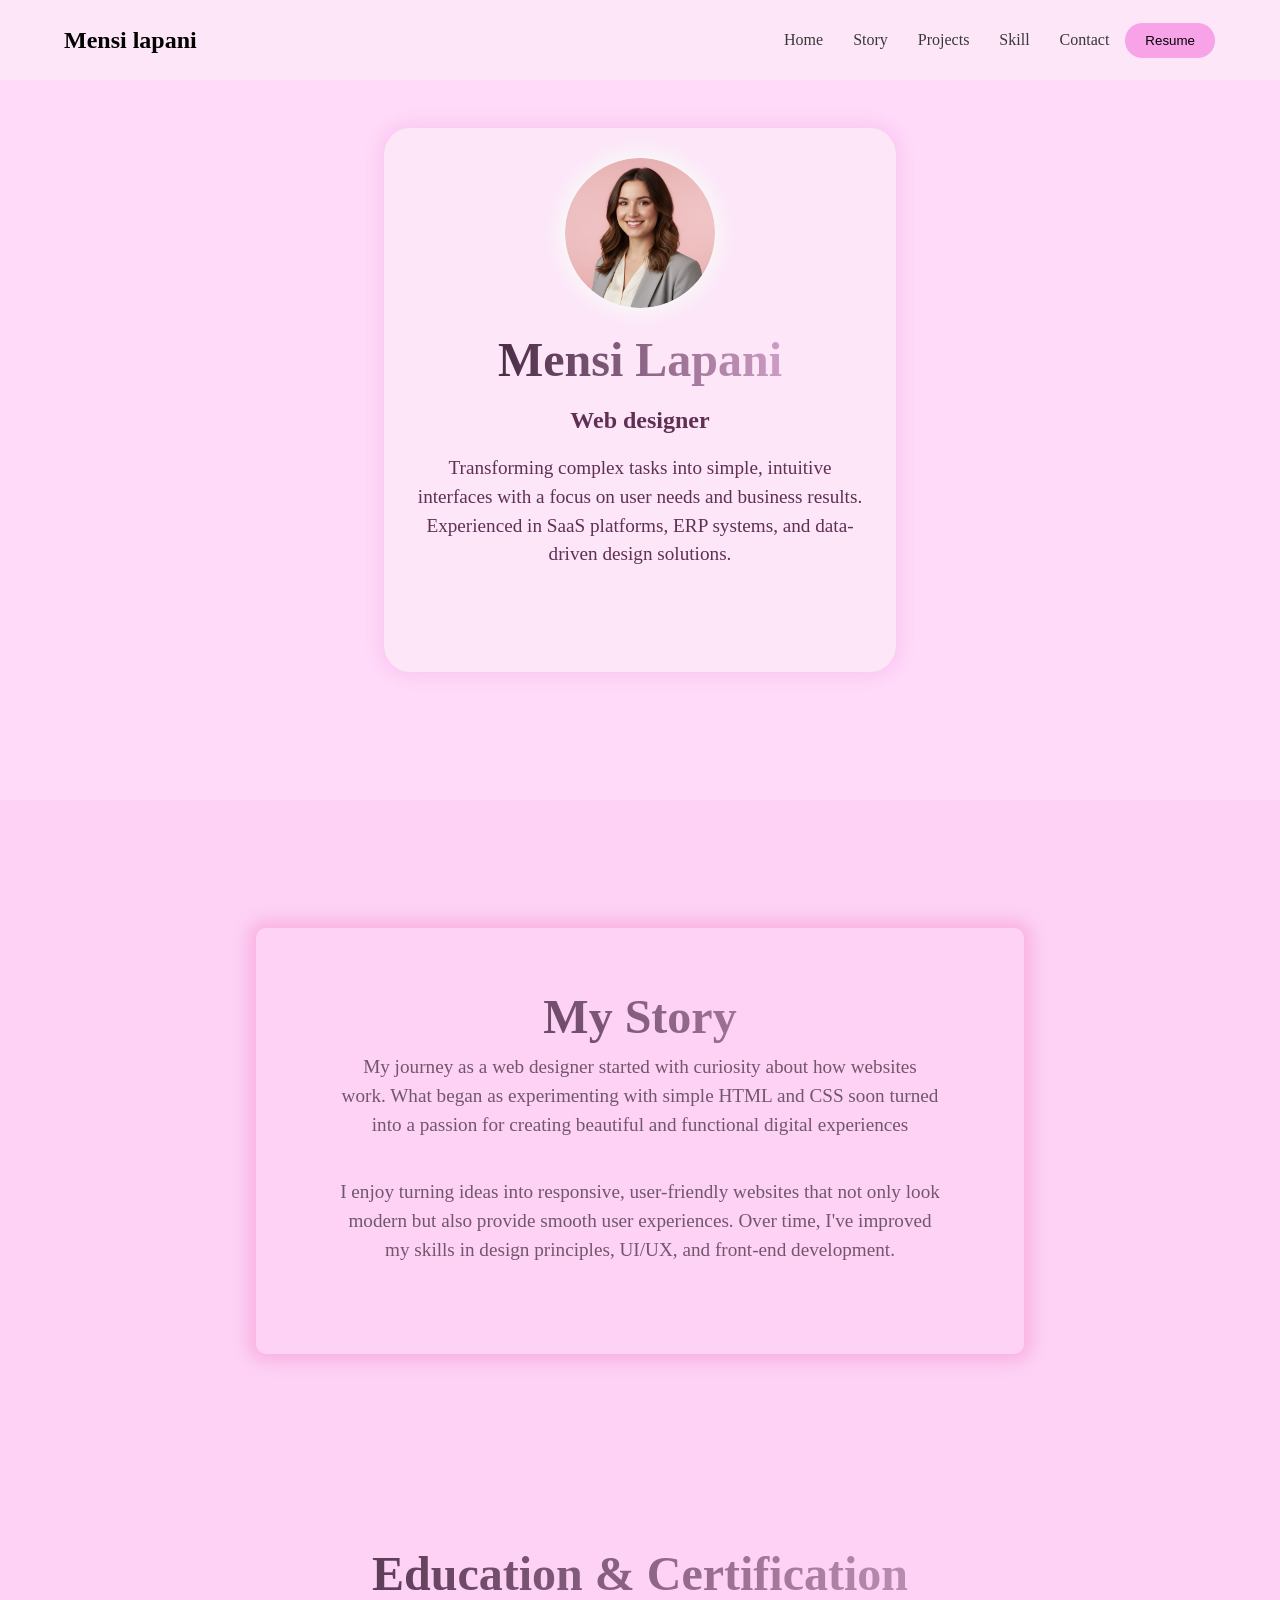
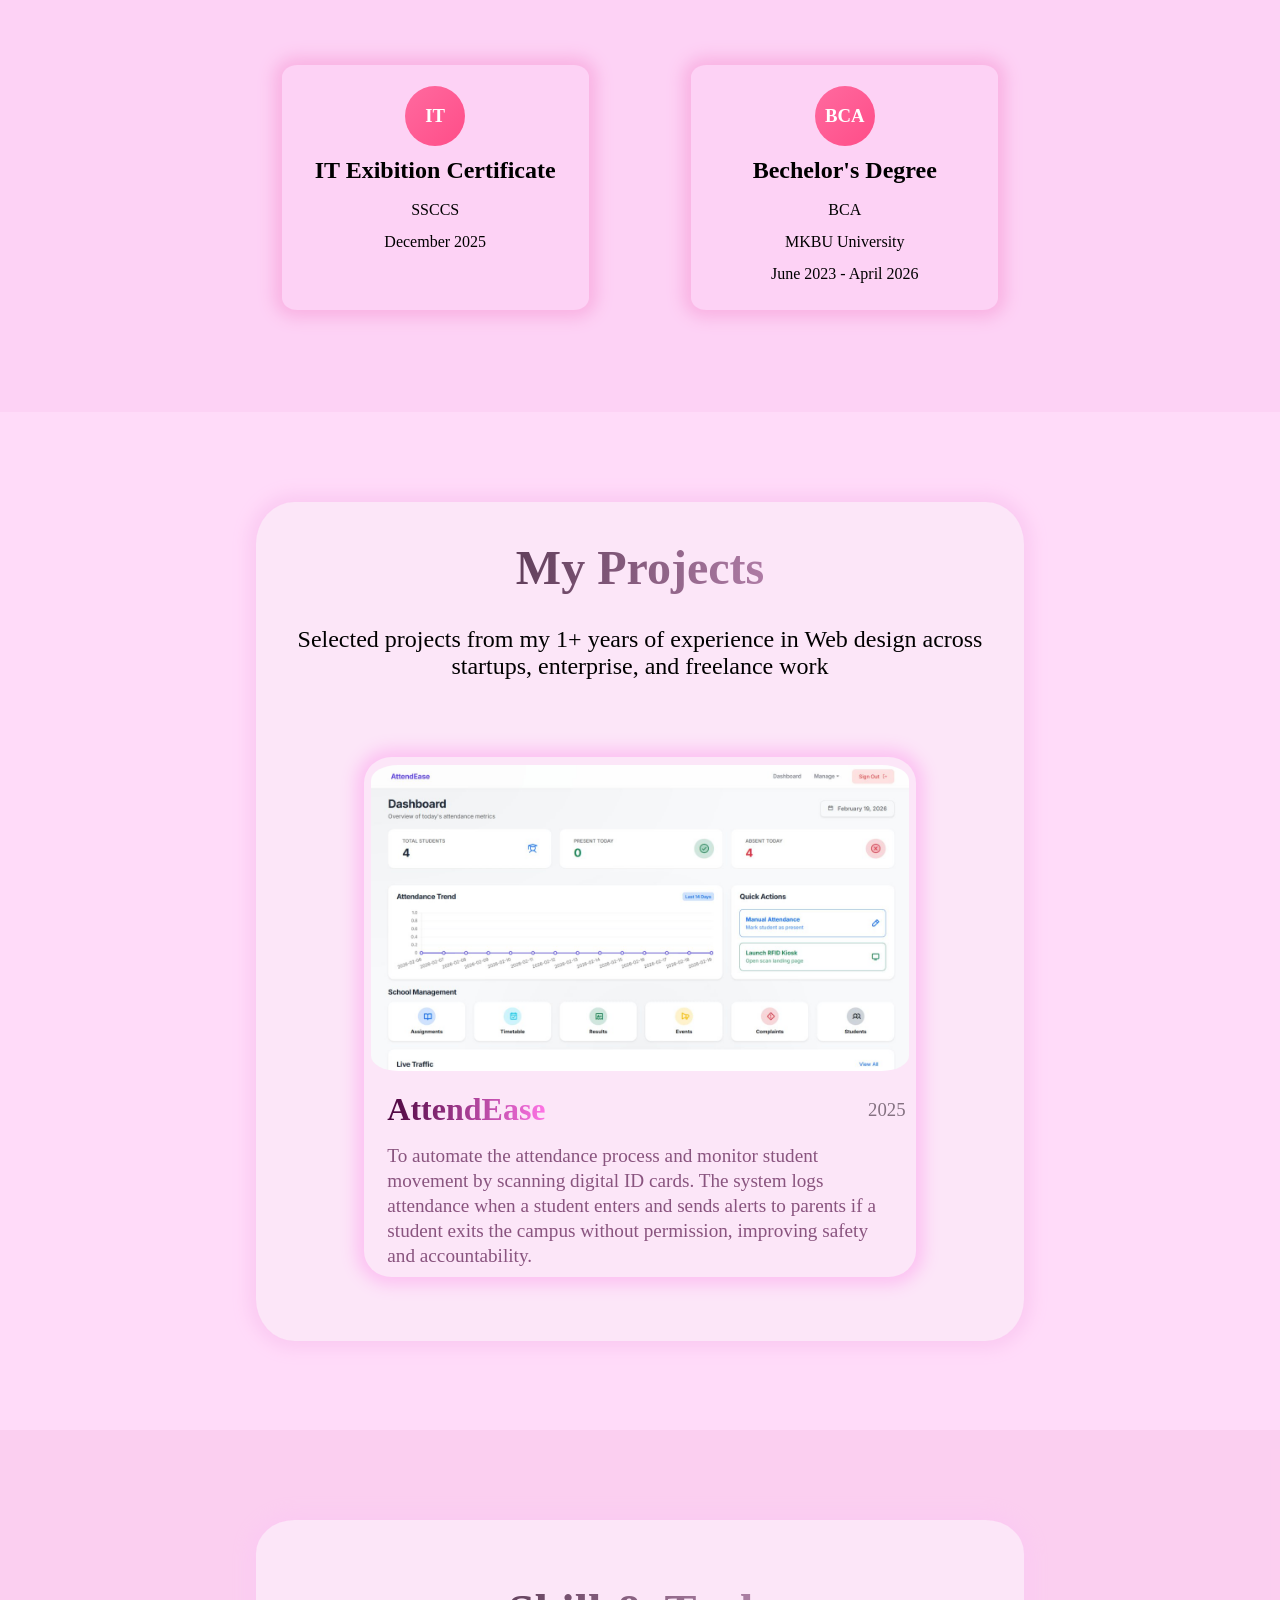
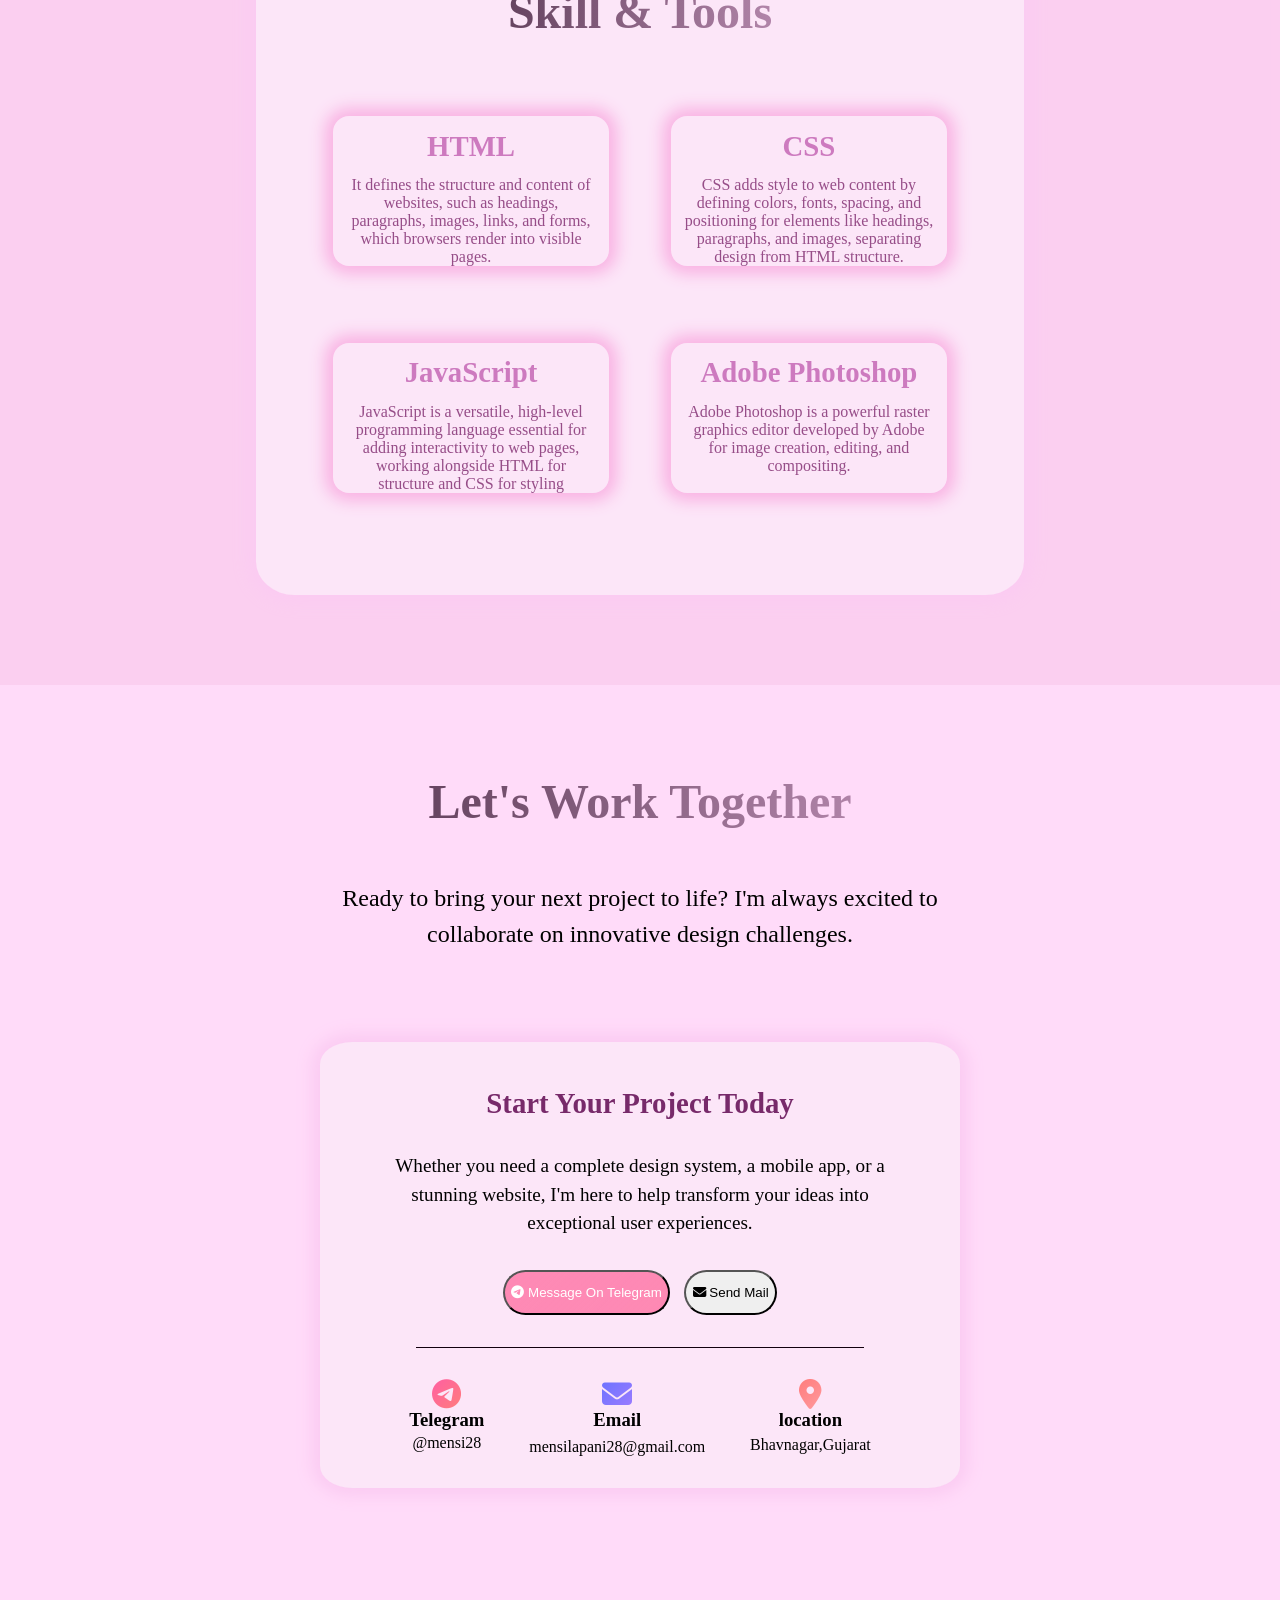
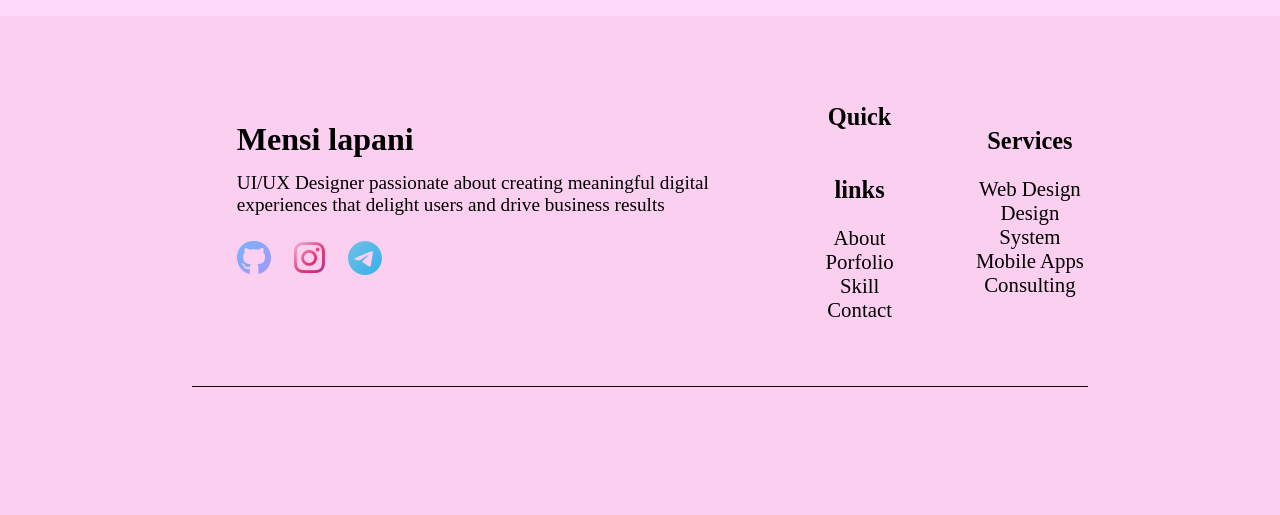
<file: index.html>
<!DOCTYPE html>
<html lang="en">

<head>
    <meta charset="UTF-8">
    <meta name="viewport" content="width=device-width, initial-scale=1.0">
    <title>portfolio</title>
    <link rel="stylesheet" href="design.css">
    <link rel="stylesheet" href="https://cdnjs.cloudflare.com/ajax/libs/font-awesome/6.5.0/css/all.min.css">
</head>

<div class="main">
    <div class="header">
        <span>
            <h1>Mensi lapani</h1>
        </span>
        <div class="menu-icon" id="menu-icon">
            <i class="fa-solid fa-bars"></i>
        </div>
        <div class="nav-links" id="nav-links">
            <a href="#home">Home</a>
            <a href="#story">Story</a>
            <a href="#project">Projects</a>
            <a href="#skill">Skill</a>
            <a href="#contact">Contact</a>
            <button id="btn">Resume</button>
        </div>
    </div>
</div>

<script src="script.js"></script>


<div class="main" id="home">

    <div class="home-text">

        <img src="profile.jpg" alt="profile picture">

        <h1>Mensi Lapani</h1>
        <h3>Web designer</h3>
        <p>Transforming complex tasks into simple, intuitive interfaces with a focus on user needs and business
            results. Experienced in SaaS platforms, ERP systems, and data-driven design solutions.
        </p>

    </div>
</div>


<div class="story" id="story">
    <div class="story-text">
        <div class="detail">

            <h2>My Story</h2>
            <p>My journey as a web designer started with curiosity about how websites work. What began as
                experimenting with simple HTML and CSS soon turned into a passion for creating beautiful and
                functional digital experiences</p>
            <p>I enjoy turning ideas into responsive, user-friendly websites that not only look modern but also
                provide smooth user experiences. Over time, I've improved my skills in design principles, UI/UX, and
                front-end development.</p>
        </div>
    </div>

    <div class="education">

        <h1>Education & Certification</h1>
    </div>
    <div class="certi">
        <div class="edu">
            <div class="circle">
                <h3>IT</h3>
            </div>
            <h2>IT Exibition Certificate</h2>
            <p>SSCCS</p>
            <p>December 2025</p>


        </div>


        <div class="edu">
            <div class="circle">
                <h3>BCA</h3>
            </div>
            <h2>Bechelor's Degree</h2>
            <p>BCA</p>
            <p>MKBU University</p>
            <p>June 2023 - April 2026</p>
        </div>
    </div>

</div>



<div id="project">
    <div class="box">
        <h1>My Projects</h1>
        <p>Selected projects from my 1+ years of experience in Web design across startups, enterprise, and freelance
            work</p>
        <div class="system">
            <div class="project">
                <img src="attand.jpg" alt="AttendEase">
                <div class="head">
                    <h2>AttendEase</h2>
                    <h3>2025</h3>
                </div>
                <p>To automate the attendance process and monitor student movement by scanning digital ID cards. The
                    system logs attendance when a student enters and sends alerts to parents if a student exits the
                    campus
                    without permission, improving safety and accountability.</p>
            </div>

        </div>
    </div>
</div>

<div id="skill">
    <div class="skill">
        <h1>Skill & Tools</h1>
        <div class="box1">
            <div class="tools">
                <h2>HTML</h2>
                <p>It defines the structure and content of websites, such as headings, paragraphs, images, links,
                    and forms, which browsers render into visible pages.</p>
            </div>
            <div class="tools">
                <h2>CSS</h2>
                <p>CSS adds style to web content by defining colors, fonts, spacing, and positioning for elements
                    like headings, paragraphs, and images, separating design from HTML structure.</p>
            </div>
        </div>
        <div class="box2">
            <div class="tools">
                <h2>JavaScript</h2>
                <p>JavaScript is a versatile, high-level programming language essential for adding interactivity to
                    web pages, working alongside HTML for structure and CSS for styling</p>
            </div>
            <div class="tools">
                <h2>Adobe Photoshop</h2>
                <p>Adobe Photoshop is a powerful raster graphics editor developed by Adobe for image creation,
                    editing, and compositing.</p>
            </div>

        </div>
    </div>
</div>
<div id="contact">
    <div class="contact">
        <h1>Let's Work Together</h1>
        <p>Ready to bring your next project to life? I'm always excited to collaborate on innovative design
            challenges.
        </p>
    </div>
    <div class="con-detail">
        <h3>Start Your Project Today</h3>
        <p>Whether you need a complete design system, a mobile app, or a stunning website, I'm here to help
            transform your ideas into exceptional user experiences.</p>
        <div class="b1">
            <button class="btn1">
                <i class="fa-brands fa-telegram"></i>
                Message On Telegram
            </button>

            <button class="btn2">
                <i class="fa-solid fa-envelope"></i>
                Send Mail
            </button>
        </div>

        <!-- <hr> -->
        <div class="con-link">

            <div class="tel">
                <span class="tele">
                    <i class="fa-brands fa-telegram"></i>
                </span>
                <h3>Telegram</h3>
                <p>@mensi28</p>
            </div>
            <div class="tel">
                <span class="em">
                    <i class="fa-solid fa-envelope"></i>
                </span>
                <h3>Email</h3>

                <p>mensilapani28@gmail.com</p>
            </div>
            <div class="tel">
                <span class="loc">
                    <i class="fa-solid fa-location-dot"></i>
                </span>
                <h3>location</h3>
                <p>Bhavnagar,Gujarat</p>
            </div>
        </div>
    </div>
</div>


<div id="footer">
    <div class="footer">
        <div class="name">
            <h2>Mensi lapani</h2>
            <p>UI/UX Designer passionate about creating meaningful digital experiences that delight users and drive
                business results</p>
            <div class="icon">
                <i id="git" class="fa-brands fa-github"></i>

                <i id="insta" class="fa-brands fa-instagram"></i>

                <i id="teleg" class="fa-brands fa-telegram"></i>
            </div>
        </div>

        <div class="plist">
            <div class="list">
                <h3>Quick links</h3>
                <p>About</p>
                <p>Porfolio </p>
                <p>Skill</p>
                <p>Contact</p>

            </div>
            <div class="list">
                <h3>Services</h3>
                <p>Web Design</p>
                <p>Design System</p>
                <p> Mobile Apps</p>
                <p>Consulting</p>
            </div>
        </div>
    </div>

</div>


</body>

</html>
</file>
<file: design.css>
/*navbar*/
* {
    margin: 0px;
    padding: 0px;
    scroll-behavior: smooth;
}

h1 {
    margin: 0px;
    padding: 0px;
}

.header {
    width: 100%;
    display: flex;
    justify-content: space-between;
    align-items: center;
    background-color: #fce6f8;
    height: 80px;
    position: fixed;
    top: 0;
    left: 0;
    z-index: 1000;
    backdrop-filter: blur(10px);
    padding: 0 5%;
    box-sizing: border-box;
}

.header span h1 {
    font-size: 1.5rem;
    white-space: nowrap;
}

.menu-icon {
    display: none;
    font-size: 1.5rem;
    cursor: pointer;
    color: #5f3054;
}

.nav-links {
    display: flex;
    align-items: center;
}

a {
    text-decoration: none;
    color: rgb(56, 56, 56);
    margin: 0 15px;
    position: relative;
    font-weight: 300;
    transition: color 0.3s;
}

a:hover {
    color: #f8a3e8;
}

#btn {
    padding: 10px 20px;
    background-color: #f8a3e8;
    border: 1px solid #fce6f8;
    border-radius: 50px;
}

/* background color  */
.main {
    /* position: relative; */
    /* height: 100vh; */
    /* width: 100%; */
    background-color: #ffdbf9;
}

/* box styling */
.home-text:hover {
    color: #72576c;
    transform: scale(1.05);
    transition: all 0.3s ease-in-out;
}

/* home text styling */
#home {
    height: auto;
    padding: 10%;
}

.home-text {
    color: #5f3054;
    background-color: #fce6f8;
    height: 80%;
    width: 50%;
    padding-bottom: 10%;
    margin: auto;
    box-shadow: 0 0 1rem 0.5rem #fbcbf2;
    border-radius: 5%;
    text-align: center;
    align-items: center;
}

.home-text>img:hover {
    transform: rotate(5px);
    transform: scale(50px);
}

.home-text>img {
    width: 150px;
    height: 150px;
    border-radius: 50%;
    margin-top: 30px;
    box-shadow: 0 0 1rem 0.5rem #f9f6f8;
    object-fit: cover;
    opacity: 100%;
}

.home-text>h1 {
    font-size: 300%;
    margin: 20px;
    background: linear-gradient(90deg, #1e061a, #f9c2ef);
    -webkit-background-clip: text;
    -webkit-text-fill-color: transparent;
}

.home-text>h3 {
    font-size: 150%;
    margin: 20px;
}

.home-text>p {
    font-size: 120%;
    padding: 0px 30px 0px 30px;
    line-height: 1.5;
}

/*my story syling*/
.story {
    background-color: #fdd2f5;
    padding-bottom: 8%;
}

.detail:hover {
    transform: scale(1.05);
    transition: all 0.5s ease-in-out;
}

.story-text {
    padding-top: 10%;
    padding-bottom: 10%;
    margin: 0% 0% 0% 0%;
    text-align: center;
}

.detail {

    margin: 0% 20% 0% 20%;
    align-items: center;
    text-align: center;
    box-shadow: 0 0 1rem 0.5rem #f9b3e3;
    border-radius: 10px;
    height: 100%;
    padding-bottom: 4%;
}

.detail>h2 {
    color: #5f3054;
    font-size: 300%;
    margin: 0% 0% 0% 0%;
    background: linear-gradient(50deg, #1e061a, #f9c2ef);
    -webkit-background-clip: text;
    -webkit-text-fill-color: transparent;
    line-height: 1.5;
    padding-top: 7%;
    align-items: center;
    text-align: center;
}

.detail>p {
    color: #72576c;
    font-size: 120%;
    margin: 0% 7% 5% 7%;
    padding: 0px 30px 0px 30px;
    line-height: 1.5;
    text-align: center;
}

/* education styling */
.education {
    padding-top: 5%;
    padding-bottom: 5%;
    margin: 0% 0% 0% 0%;
    display: fixed;
    text-align: center;
}

.education>h1 {
    background: linear-gradient(90deg, #1e061a, #f9c2ef);
    -webkit-background-clip: text;
    -webkit-text-fill-color: transparent;
    font-size: 300%;
    position: relative;
    margin: 0% 0% 0% 0%;
    padding-top: 0%;
    align-items: center;
    text-align: center;
}

.certi {
    display: flex;
    margin: 0% 10% 0% 10%;
    gap: 10%;
    justify-content: center;
}

/*circle styling*/
.circle {
    width: 60px;
    height: 60px;
    background: linear-gradient(135deg, #ff6a9f, #ff4d88);
    border-radius: 50%;
    display: flex;
    justify-content: center;
    align-items: center;
    font-size: 100%;
    text-align: center;
    color: white;
    margin: auto;
}

/*box content styling*/
.edu:hover {
    box-shadow: 0 0 1rem 0.5rem #fe9de0;
    transform: scale(1.05);
    transition: all 0.5s ease-in-out;
}

.edu {
    background-color: #fdd2f5;
    align-items: center;
    justify-content: center;
    text-align: center;
    line-height: 2;
    box-shadow: 0 0 1rem 0.5rem #f9b3e3;
    border-radius: 5%;
    width: 30%;
    padding-top: 2%;
    padding-bottom: 2%;
}

/* project styling*/
#project {
    background-color: #ffdbf9;
    padding-top: 7%;
    margin: auto;
    align-items: center;
    text-align: center;
    justify-content: center;
    padding-bottom: 7%;
}

.box {
    background-color: #fce6f8;
    padding-bottom: 5%;
    width: 60%;
    margin: auto;


    border-radius: 5%;
    box-shadow: 0 0 1rem 0.5rem #fbcbf2;

}

.box>h1 {
    background: linear-gradient(90deg, #11000e, #ffbbf2);
    -webkit-background-clip: text;
    -webkit-text-fill-color: transparent;
    margin: auto;
    padding-top: 5%;
    font-size: 300%;
    padding-bottom: 4%;
    align-items: center;
    text-align: center;
    justify-content: center;
}

.box>p {
    font-size: 150%;
    margin: auto;
    padding-left: 5%;
    padding-right: 5%;
    padding-bottom: 5%;
    align-items: center;
    justify-content: center;
    text-align: center;
}

.system {
    display: flex;
    margin: auto;
    align-items: center;
    text-align: center;
    justify-content: center;
    padding-top: 5%;


}

/*project box styling*/
.project:hover {
    box-shadow: 0 0 1rem 0.5rem #fcc2f2;
    transform: translateY(-15px);
}

.project {
    box-shadow: 0 0 1rem 0.5rem #fcc2f2;
    height: 20%;
    margin-left: 3%;
    margin-right: 3%;
    width: 70%;
    padding: 1%;
    border-radius: 5%;
    transition: all 0.5s ease-in-out;

}

.head {
    display: flex;
}

.head>h2 {
    height: 100%;
    font-size: 200%;
    background: linear-gradient(90deg, #4a043d, #ff75e6);
    -webkit-background-clip: text;
    -webkit-text-fill-color: transparent;
    padding-bottom: 3%;
    padding-top: 3%;
    text-align: left;
    margin-left: 3%;
}

.head>h3 {
    color: #11000e82;
    font-weight: lighter;
    padding-top: 4.5%;
    text-align: right;
    margin-left: 60%;
    align-items: end;
}

.project>p {
    font-size: 120%;
    line-height: 1.3;
    align-items: center;
    text-align: left;
    justify-content: center;
    margin-left: 3%;
    margin-right: 3%;
    color: #4a043da5
}

.project>img {
    height: 100%;
    width: 100%;


    border-radius: 5%;
}

/* Skill styling*/
#skill {
    background-color: #fab9e9ae;
    padding-top: 7%;
    padding-bottom: 7%;
}

.skill {

    background-color: #fce6f8;
    padding-bottom: 5%;
    padding-top: 5%;
    width: 60%;
    margin: auto;
    border-radius: 5%;
    box-shadow: 0 0 1rem 0.5rem #fbcbf2;
}

.skill>h1 {
    text-align: center;
    align-items: center;
    justify-content: center;
    font-size: 300%;
    background: linear-gradient(90deg, #1e061a, #f9c2ef);
    -webkit-background-clip: text;
    -webkit-text-fill-color: transparent;
}

.tools {
    /* padding-left: 5%;
    padding-right:5%; */
    border-radius: 1rem;
    box-shadow: 0 0 1rem 0.5rem #f9b3e3;
    /* padding-top: 5%;
    padding-bottom: 5%; */
    /* padding: auto;
    margin: auto;
    margin-left: 5%;
    margin-right: 5%; */
    width: 50%;
    height: 150px;
    transition: all 0.5s ease-in-out;

}
.tools:hover{
    box-shadow:  0 0 1rem 0.5s #fcc2f2;
    transform: translateY(-15px);
}

.tools>h2 {
    padding-bottom: 5%;
    padding-top:5%;
    margin: 0;
    text-align: center;
    justify-content: center;
    align-items: center;
    font-size: 180%;
    color:#a0138883
   
}
.tools>p{
    color:#660653ae;
    padding-left: 5%;
    padding-right: 5%;
    padding-bottom: 5%;
}
.box1 {
    padding-top: 10%;
    padding-bottom: 10%;
    display: flex;
    gap: 10%;
    margin: auto;
    justify-content: center;
    align-items: center;
    text-align: center;
    width: 80%;
    height: 40%;
}

.box2 {

    padding-bottom: 5%;
    display: flex;
    margin: auto;
    gap: 10%;
    justify-content: center;
    align-items: center;
    text-align: center;
    width: 80%;
    height: 40%;
}
/*contact styling*/
#contact{
    background-color: #ffdbf9;
    padding-bottom: 10%;
}
.contact>h1{

    align-items: center;
    text-align: center;
    justify-content: center; 
    padding-top: 7%;
    margin: auto; 
    padding-bottom: 4%;  
    font-size: 300%;
    background: linear-gradient(90deg, #1e061a, #f9c2ef);
    -webkit-background-clip: text;
    -webkit-text-fill-color: transparent;

}
.contact>p{
    align-items: center;
    text-align: center;
    justify-content: center; 
    font-size: 150%;
    margin-left:25%;
    margin-right: 25%;
    line-height: 1.5;
    font-weight: lighter;
    padding-bottom: 7%;
}
.con-detail:hover{
    box-shadow: 0 0 1rem 0.5rem #fcc2f2;
    transform: translateY(-15px);
}
.con-detail{
    box-shadow: 0 0 1rem 0.5rem #fbcbf2;
    /* height: 40%; */
    background-color: #fce6f8;
    margin: auto;
    width: 50%;
    align-items: center;
    justify-content: center;
    text-align: center;
    border-radius: 5%;
    transition: all 0.5s ease-in-out;
    /* margin-bottom: 10%; */
}
.con-detail>h3{
    font-size: 180%;
    padding-top:7%;
    padding-bottom: 5%;
    color:#772a6a
}
.con-detail>p{
    align-items: center;
    justify-content: center;
    text-align: center;
    line-height: 1.5;
    font-size: 120%;
    margin: auto;
    padding-left: 10%;
    padding-right: 10%;
    padding-bottom: 5%;
 
}
.b1{
        margin: auto;
}
.btn1{
   
   padding: 2%  1% 2% 1%;
    border-radius: 20rem;
    background: linear-gradient(135deg, #ff6a9ebe, #ff4d889b);
    margin: auto;
    color: white;
    font-weight: 300;  
}
.btn2{
    padding: 2% 1% 2% 1%;
     border-radius: 20rem;
    margin-left: 10px;

    
 }
 
 .con-link{
    display: flex;
    margin: auto;
    justify-content: center;
    border-top:  1px solid #11000e;
    margin-top: 5%;
    width: 70%;
 }
 .tel:hover{
    transform: scale(1.1);
 }
 .tel{
    padding-left: 5%;
    padding-right: 5%;
    justify-content: center;
    align-items: center;
    padding-top: 7%;
    padding-bottom: 7%;
  
 }
 .tel>p{
    padding-top: 4%;
 }
 /* icon color */
 
 .tele>i {
    font-size: 30px;
    /* color: #17aee9; */
    background: linear-gradient(135deg, #ff5fa2, #ff7c7c);
    -webkit-background-clip: text;
    -webkit-text-fill-color: transparent;
    transition: all 0.3s ease-in-out;
   
 }
 .em>i {
    font-size: 30px;
    background: linear-gradient(135deg, #6b73ff, #9c7bff);
    -webkit-background-clip: text;
    -webkit-text-fill-color: transparent;
    transition: all 0.3s ease-in-out;
 }
 .loc>i{
    font-size: 30px;
    background: linear-gradient(135deg, #ff7c7c, #ff9a9e);
    -webkit-background-clip: text;
    -webkit-text-fill-color: transparent;
    transition: all 0.3s ease-in-out;
   
 }
 /*footer styling*/
 #footer{
    background-color: #fab9e9ae;
    padding-bottom: 5%;
 }
 .footer{
    padding-top:5%;
    display: flex;
    align-items: center;
    justify-content: space-between;
    margin: auto;
    padding-bottom: 5%;
    gap:10%;
    border-bottom:  1px solid #11000e;
    margin-bottom: 5%;
    width: 70%;
 }
 .icon{
    padding-top: 5%;
    font-size: 35px;   
    
 }
 .icon>i{
        gap :3;
        margin: auto;
        padding-right: 3%;
       
 }
 .name{
    align-items: center;
    justify-content: space-between;
    margin-left:5%; 
 }
 .name>h2{
    /* padding-top:5%; */
    margin: auto;
    font-size: 200%;
    /* padding-left: 5%; */
 }
 .name>p{
    font-size: 120%;
    /* padding-left: 5%; */
  
    /* margin-right: 20%; */
    padding-top: 3%;
 }
 .plist{
    display: flex;
    justify-content: space-between;
    width: 60%;
    gap:20%;
 }
 .list{
    font-size: 130%;
    /* margin: auto; */
    text-align: center;
  
    /* top: 20%; */
    margin: auto;

 }
 .list>h3{
    line-height: 300%;
   
 }
 #git:hover,
 #insta:hover,
 #teleg:hover
 {
        transform: scale(1.2);
 }

 #git{
    background: linear-gradient(135deg, #75b4fc, #9c7cfbc4);
    -webkit-background-clip: text;
    -webkit-text-fill-color: transparent;
    transition: all 0.3s ease-in-out;
}
 #insta{
    background: linear-gradient(135deg, #f0b5e2, #E1306C, #833AB4);
    -webkit-background-clip: text;
    -webkit-text-fill-color: transparent;
    transition: all 0.3s ease-in-out;
}
 #teleg{
    background: linear-gradient(135deg, #6EC1E4, #2AABEE);
    -webkit-background-clip: text;
    -webkit-text-fill-color: transparent;
    transition: all 0.3s ease-in-out;
}

/* Media Queries */
@media screen and (max-width: 1024px) {
    .home-text, .skill, .box, .con-detail {
        width: 80%;
    }
    .detail {
        margin: 0 10%;
    }
}

@media screen and (max-width: 768px) {
    .menu-icon {
        display: block;
    }

    .nav-links {
        display: none;
        flex-direction: column;
        position: absolute;
        top: 80px;
        left: 0;
        width: 100%;
        background-color: #fce6f8;
        padding: 20px 0;
        box-shadow: 0 5px 10px rgba(0,0,0,0.1);
    }

    .nav-links.active {
        display: flex;
    }

    .nav-links a {
        margin: 15px 0;
        font-size: 1.2rem;
        display: block;
        text-align: center;
    }

    #btn {
        margin: 10px auto;
        display: block;
    }

    .home-text, .skill, .box, .con-detail {
        width: 90%;
        padding-bottom: 5%;
        height: auto;
    }

    #home {
        padding: 100px 5% 50px;
    }

    .home-text > h1 {
        font-size: 200%;
    }

    .detail {
        margin: 0 5%;
    }

    .detail > h2, .education > h1, .box > h1, .skill > h1, .contact > h1 {
        font-size: 200%;
    }

    .certi {
        flex-direction: column;
        align-items: center;
        gap: 20px;
    }

    .edu {
        width: 100%;
    }

    .system {
        flex-direction: column;
    }

    .project {
        width: 95%;
        margin: 0 auto 20px;
    }

    .head {
        flex-direction: column;
        text-align: left;
    }

    .head > h3 {
        margin-left: 3%;
        padding-top: 0;
    }

    .box1, .box2 {
        flex-direction: column;
        height: auto;
        gap: 20px;
        padding: 20px 0;
    }

    .tools {
        width: 100%;
        height: auto;
        padding: 20px 0;
    }

    .con-link {
        flex-direction: column;
        width: 90%;
    }

    .footer {
        flex-direction: column;
        text-align: center;
        gap: 30px;
    }

    .plist {
        width: 100%;
        flex-direction: column;
        gap: 20px;
    }

    .name {
        margin-left: 0;
    }

    .contact > p {
        margin: 0 10%;
        font-size: 110%;
    }
}

@media screen and (max-width: 480px) {
    .home-text > h1 {
        font-size: 180%;
    }
    
    .home-text > p, .detail > p, .project > p {
        font-size: 100%;
        padding: 0 15px;
    }

    .con-detail {
        width: 95%;
    }

    .btn1, .btn2 {
        padding: 10px 20px;
        display: block;
        margin: 10px auto;
    }
    
    .btn2 {
        margin-left: auto;
    }
}
</file>
